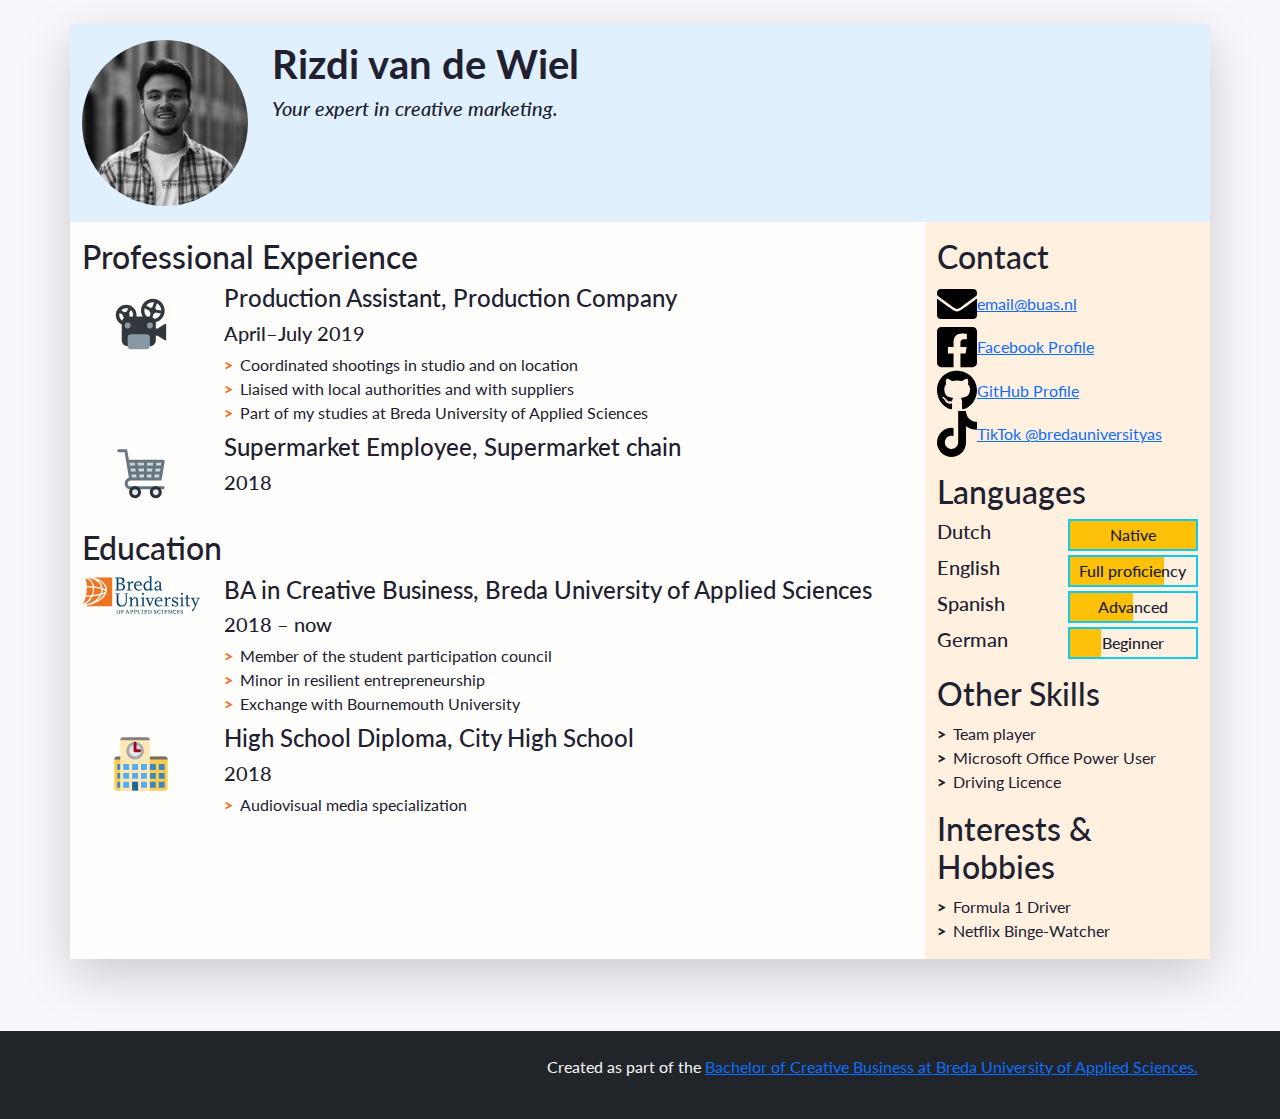
<file: index.html>
<!doctype html>
<html class="h-100" lang="en">
  
  <!-- An HTML document always starts with a "head", i.e. information about the page that isn't directly visible -->
  <head>
    <meta charset="utf-8">
    <meta name="viewport" content="width=device-width, initial-scale=1, shrink-to-fit=no">

    <!-- Links to the CSS styles from Bootstrap. -->
    <!-- -->
    <link href="https://cdn.jsdelivr.net/npm/bootstrap@5.3.3/dist/css/bootstrap.min.css" rel="stylesheet" integrity="sha384-QWTKZyjpPEjISv5WaRU9OFeRpok6YctnYmDr5pNlyT2bRjXh0JMhjY6hW+ALEwIH" crossorigin="anonymous">
    <!-- -->

    <!-- Links to our additional CSS styles -->
    <link rel="stylesheet" href="css/styles.css">

    <title>Firstname Lastname's Resumé</title>
  </head>
  <!-- End of the head -->

  <!-- Start of the body, which contains everything visible on the page -->
  <body class="d-flex flex-column h-100 justify-content-between">

    <!--
      We use a Bootstrap container to align contents.
      The "container" class can be replaced by "container-fluid" to make a full width page.
      The "my-sm-4" class adds a margin (m) vertical (y) at sizes small (-sm-) and above, of 4 x 6 pixels
      The "resume-container" class doesn't come from Bootstrap, you can use it for your own styles
    -->
    <div class="container shadow-lg my-sm-4 resume-container">

      <!--
        <header> is a semantic element: it works exactly like <div>, but it gives information about the role of the code below.
        The "row" class is used for the Bootstrap grid.
      -->
      <header class="row resume-header justify-content-center">
        <!--
          A container to wrap around the portrait and align it. We use Bootstrap grid columns.
          This constrains the portrait to columns of decreasing sizes
        -->
        <div class="portrait-container col-5 col-sm-4 col-md-3 col-lg-2">
          <!--
            "w-100" makes sure the image takes the full width of the column it's in
            "rounded-circle" cuts a circle around the image
          -->
          <img class="w-100 rounded-circle my-3" src="images/Rizdi.jpeg" alt="Portrait of Firstname Lastname" width="160">
        </div>
        <!--
          A container to wrap around your name and tagline. Full-width at small size, then columns of increasing size.
        -->
        <div class="col-12 col-sm-8 col-md-9 col-lg-10 my-3 header-content">
          <h1 class="fw-bolder">Rizdi van de Wiel</h1>
          <h5 class="fst-italic tagline">Your expert in creative marketing.</h5>
        </div>
      </header>

      <!--
        Another row in the Bootstrap grid, for the rest of the résumé.
        Biography and other details will be on top of each other at sizes XS and S, then next to each other.
        Use the "flex-row-reverse" class here to swap the columns around.
      -->
      <div class="row resume-bottom">

        <!--
          <main> is another semantic element. It will contain biographical info (professional experience and education).
        -->
        <main class="col-md-7 col-lg-8 col-xl-9 resume-main">

          <!--
            <section> is yet another semantic element. The first one is for professional experience.
          -->
          <section class="my-3 biography-section">
            <h2>Professional Experience</h2>
            <!--
              Each list item (li) in the unordered list (ul) below will be one job.
              "list-unstyled" is a class that hides the bullet points of a list.
            -->
            <ul class="biography-list list-unstyled">

              <!-- Top item (generally the latest or most relevant) in professional experience -->
              <li class="biography-item row mb-2">
                <!-- We're using a grid inside a grid so we can align logos and text -->
                <div class="logo-container col-3 col-sm-2 col-md-3 col-lg-2">
                  <img class="biography-logo mw-100 d-block mx-auto" src="images/employers/projector.svg" alt="Company logo" width="80">
                </div>
                <div class="biography-contents col-9 col-sm-10 col-md-9 col-lg-10">
                  <h4>Production Assistant, Production Company</h4>
                  <h5>April&ndash;July 2019</h5>
                  <!-- Use the list below to talk about your achievements -->
                  <ul class="biography-details list-unstyled">
                    <li>Coordinated shootings in studio and on location</li>
                    <li>Liaised with local authorities and with suppliers</li>
                    <li>Part of my studies at Breda University of Applied Sciences</li>
                  </ul>
                </div>
              </li>

              <!-- 2nd item in professional experience -->
              <li class="biography-item row mb-2">
                <div class="logo-container col-3 col-sm-2 col-md-3 col-lg-2">
                <!-- We're using a grid inside a grid so we can align logos and text -->
                  <img class="biography-logo mw-100 d-block mx-auto" src="images/employers/trolley.svg" alt="Company logo" width="80">
                </div>
                <div class="biography-contents col-9 col-sm-10 col-md-9 col-lg-10">
                  <h4>Supermarket Employee, Supermarket chain</h4>
                  <h5>2018</h5>
                  <!-- This entry doesn't have a list of achievements, but you can copy-paste the one from above -->
                </div>
              </li>

            </ul>
          </section>

          <!-- We're done with jobs, let's move on to schools -->

          <section class="my-3 biography-section">
            <h2>Education</h2>
            <ul class="biography-list list-unstyled">

              <!-- Top item in education. And by "top", I mean a Bachelor in Creative Business at BUas. -->
              <li class="biography-item row mb-2">
                <div class="logo-container col-3 col-sm-2 col-md-3 col-lg-2">
                  <img class="biography-logo mw-100 d-block mx-auto" src="images/schools/logo-buas.svg" alt="School logo" width="120">
                </div>
                <div class="biography-contents col-9 col-sm-10 col-md-9 col-lg-10">
                  <h4>BA in Creative Business, Breda University of Applied Sciences</h4>
                  <h5>2018&nbsp;&ndash;&nbsp;now</h5>
                  <!-- Use the list below to talk about minors, exchanges, extra-curricular activities. -->
                  <ul class="biography-details list-unstyled">
                    <li>Member of the student participation council</li>
                    <li>Minor in resilient entrepreneurship</li>
                    <li>Exchange with Bournemouth University</li>
                  </ul>
                </div>
              </li>

              <!-- 2nd item in education -->
              <li class="biography-item row mb-2">
                <div class="logo-container col-3 col-sm-2 col-md-3 col-lg-2">
                  <img class="biography-logo mw-100 d-block mx-auto" src="images/schools/school.svg" alt="School logo" width="80">
                </div>
                <div class="biography-contents col-9 col-sm-10 col-md-9 col-lg-10">
                  <h4>High School Diploma, City High School</h4>
                  <h5>2018</h5>
                  <ul class="biography-details list-unstyled">
                    <li>Audiovisual media specialization</li>
                  </ul>
                </div>
              </li>
            </ul>
          </section>

          <!-- This is the end of the "Education" section -->

        </main>

        <!--
          We're done with the first column.
          We now move on to the column with contact details, languages and other skills
          <aside> is also a semantic element.
        -->
        <aside class="col-md-5 col-lg-4 col-xl-3 resume-aside">

          <!-- The first block will be contact details -->
          <section class="my-3 aside-section">
            <h2>Contact</h2>
            <!--
              A list of all your contact details.
              There are more icons in the images/icons folder, have a look if you want to add your LinkedIn or TikTok profile.
              Be careful and only put channels through which you really want to be contacted.
              If your phone number is your personal one, you may want to remove it!
            -->
            <ul class="contact-list list-unstyled">
              <li class="contact-item">
                <a class="d-flex align-items-center" href="mailto:email@buas.nl" target="_blank">
<img class="contact-icon" src="images/icons/envelope.svg" alt="envelope" style="width: 40px; height: auto;">                  email@buas.nl
                </a>
              </li>
              <li class="contact-item">
                <a class="d-flex align-items-center" href="https://facebook.com/" target="_blank">
<img class="contact-icon" src="images/icons/facebook.svg" alt="facebook" style="width: 40px; height: auto;">                   Facebook Profile
                </a>
              </li>
              <li class="contact-item">
                <a class="d-flex align-items-center" href="https://github.com/" target="_blank">
<img class="contact-icon" src="images/icons/github.svg" alt="github" style="width: 40px; height: auto;">                   GitHub Profile
                </a>
              </li>
              <li class="contact-item">
                <a class="d-flex align-items-center" href="https://www.tiktok.com/@bredauniversityas" target="_blank">
<img class="contact-icon" src="images/icons/tiktok.svg" alt="tiktok" style="width: 40px; height: auto;">                   TikTok @bredauniversityas
                </a>
              </li>
            </ul>
          </section>

          <!-- End of contact details, moving on to languages -->

          <section class="my-3 aside-section">
            <h2>Languages</h2>
            <!-- Each item in the list is a language. Modify, add or remove depending on what you speak -->
            <ul class="language-list list-unstyled">
              <li class="language-item d-flex mb-1">
                <h5 class="language-name w-50">Dutch</h5>
                <div class="language-level w-50 border border-info border-2 position-relative">
                  <!-- The div below is a progress bar. Choose between w-25, w-50, w-75 and w-100 to show your level of fluency -->
                  <div class="language-progress position-absolute bg-warning h-100 w-100"></div>
                  <h6 class="position-absolute w-100 text-center top-0 py-1">Native</h6>
                </div>
              </li>
              <li class="language-item d-flex mb-1">
                <h5 class="language-name w-50">English</h5>
                <div class="language-level w-50 border border-info border-2 position-relative">
                  <!-- The div below is a progress bar. Choose between w-25, w-50, w-75 and w-100 to show your level of fluency -->
                  <div class="language-progress position-absolute bg-warning h-100 w-75"></div>
                  <h6 class="position-absolute w-100 text-center top-0 py-1">Full proficiency</h6>
                </div>
              </li>
              <li class="language-item d-flex mb-1">
                <h5 class="language-name w-50">Spanish</h5>
                <div class="language-level w-50 border border-info border-2 position-relative">
                  <!-- The div below is a progress bar. Choose between w-25, w-50, w-75 and w-100 to show your level of fluency -->
                  <div class="language-progress position-absolute bg-warning h-100 w-50"></div>
                  <h6 class="position-absolute w-100 text-center top-0 py-1">Advanced</h6>
                </div>
              </li>
              <li class="language-item d-flex mb-1">
                <h5 class="language-name w-50">German</h5>
                <div class="language-level w-50 border border-info border-2 position-relative">
                  <!-- The div below is a progress bar. Choose between w-25, w-50, w-75 and w-100 to show your level of fluency -->
                  <div class="language-progress position-absolute bg-warning h-100 w-25"></div>
                  <h6 class="position-absolute w-100 text-center top-0 py-1">Beginner</h6>
                </div>
              </li>
            </ul>
          </section>

          <!-- End of contact details, moving on to other skills -->

          <section class="my-3 aside-section">
            <h2>Other Skills</h2>
            <ul class="skill-list list-unstyled">
              <li class="skill-item">Team player</li>
              <li class="skill-item">Microsoft Office Power User</li>
              <li class="skill-item">Driving Licence</li>
            </ul>
          </section>

          <!-- End of other skills, moving on to interest and hobbies -->

          <section class="my-3 aside-section">
            <h2>Interests &amp; Hobbies</h2>
            <ul class="skill-list list-unstyled">
              <li class="skill-item">Formula 1 Driver</li>
              <li class="skill-item">Netflix Binge-Watcher</li>
            </ul>
          </section>

        </aside>
      </div>
    </div>

    <!-- And now, a footer! -->
    <footer class="bg-dark mt-sm-5 py-4 text-light">
      <p class="container text-end">
        Created as part of the <a href="https://www.buas.nl/en/programmes/creative-business" target="_blank">Bachelor of Creative Business at Breda University of Applied Sciences.</a>
      </p>
    </footer>

  </body>
</html>
</file>
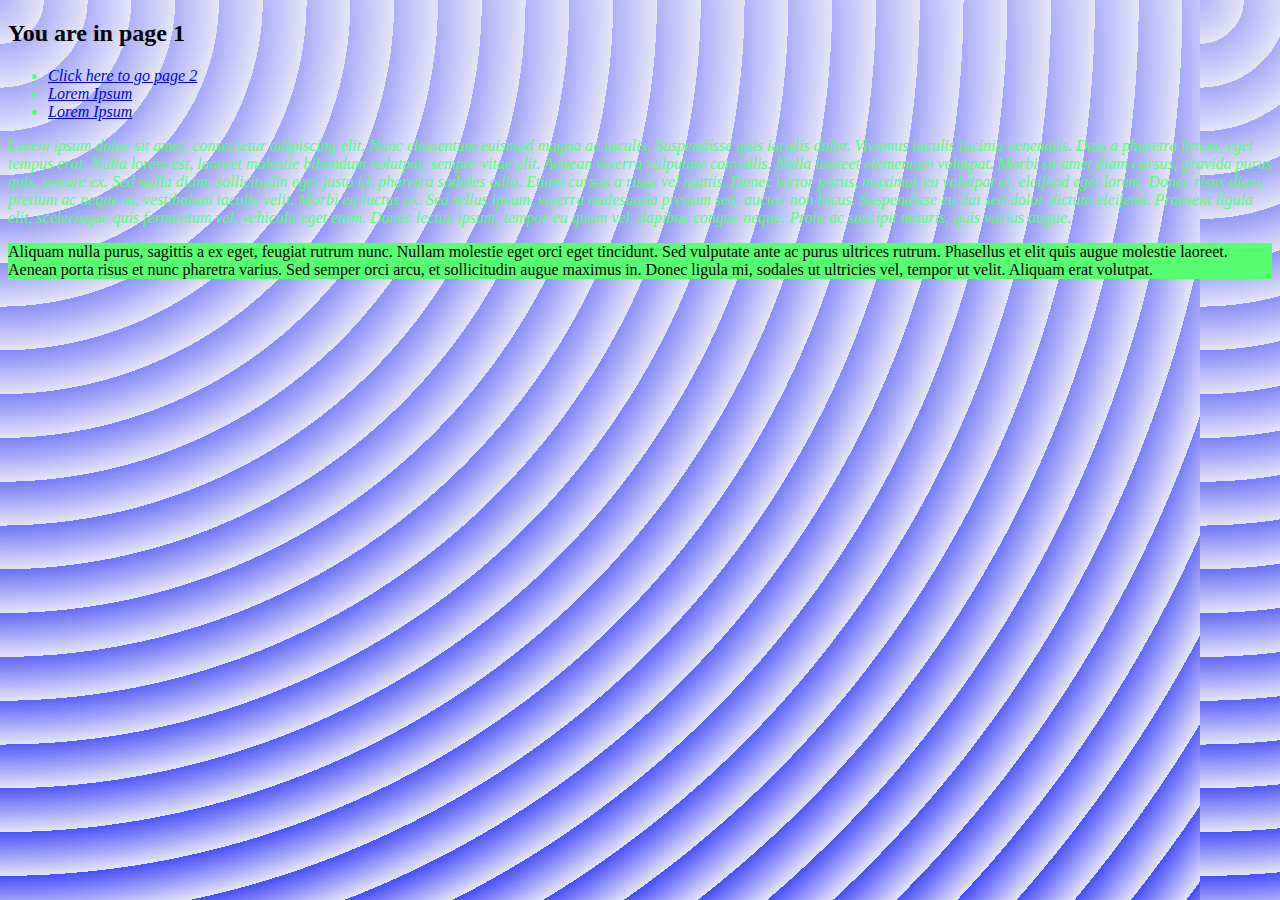
<file: page1.html>
<!doctype html>
<html>
<head>
<meta charset="UTF-8">
<title>Page 1</title>
<link href="css/rizdicss.css" rel="stylesheet" type="text/css">
</head>

<body class="bgtile">
	<h2>You are in page 1</h2>
	
	<ul  class="Redcolor">
		<li><a href="page2.html"> Click here to go page 2</a></li>
		<li><a href="https://www.lipsum.com/">Lorem Ipsum</a></li>
		<li><a href="https://www.lipsum.com/">Lorem Ipsum</a></li>
	</ul>
	
<p  class="Redcolor"> Lorem ipsum dolor sit amet, consectetur adipiscing elit. Nunc elementum euismod magna ac iaculis. Suspendisse quis iaculis dolor. Vivamus iaculis lacinia venenatis. Duis a pharetra lorem, eget tempus erat. Nulla lorem est, laoreet molestie bibendum volutpat, semper vitae elit. Aenean viverra vulputate convallis. Nulla laoreet elementum volutpat. Morbi sit amet diam cursus, gravida purus quis, ornare ex.

Sed nulla diam, sollicitudin eget justo id, pharetra sodales odio. Etiam cursus a risus vel mattis. Donec tortor purus, maximus eu volutpat et, eleifend eget lorem. Donec risus diam, pretium ac neque ut, vestibulum iaculis velit. Morbi eu luctus ex. Sed tellus ipsum, viverra malesuada pretium sed, auctor non lacus. Suspendisse eu dui sed dolor dictum eleifend. Praesent ligula elit, scelerisque quis fermentum vel, vehicula eget enim. Donec lectus ipsum, tempor eu quam vel, dapibus congue neque. Proin ac suscipit mauris, quis varius augue.</p>

<p class="pipi">Aliquam nulla purus, sagittis a ex eget, feugiat rutrum nunc. Nullam molestie eget orci eget tincidunt. Sed vulputate ante ac purus ultrices rutrum. Phasellus et elit quis augue molestie laoreet. Aenean porta risus et nunc pharetra varius. Sed semper orci arcu, et sollicitudin augue maximus in. Donec ligula mi, sodales ut ultricies vel, tempor ut velit. Aliquam erat volutpat.
</p>
	
	
</body>
</html>
</file>
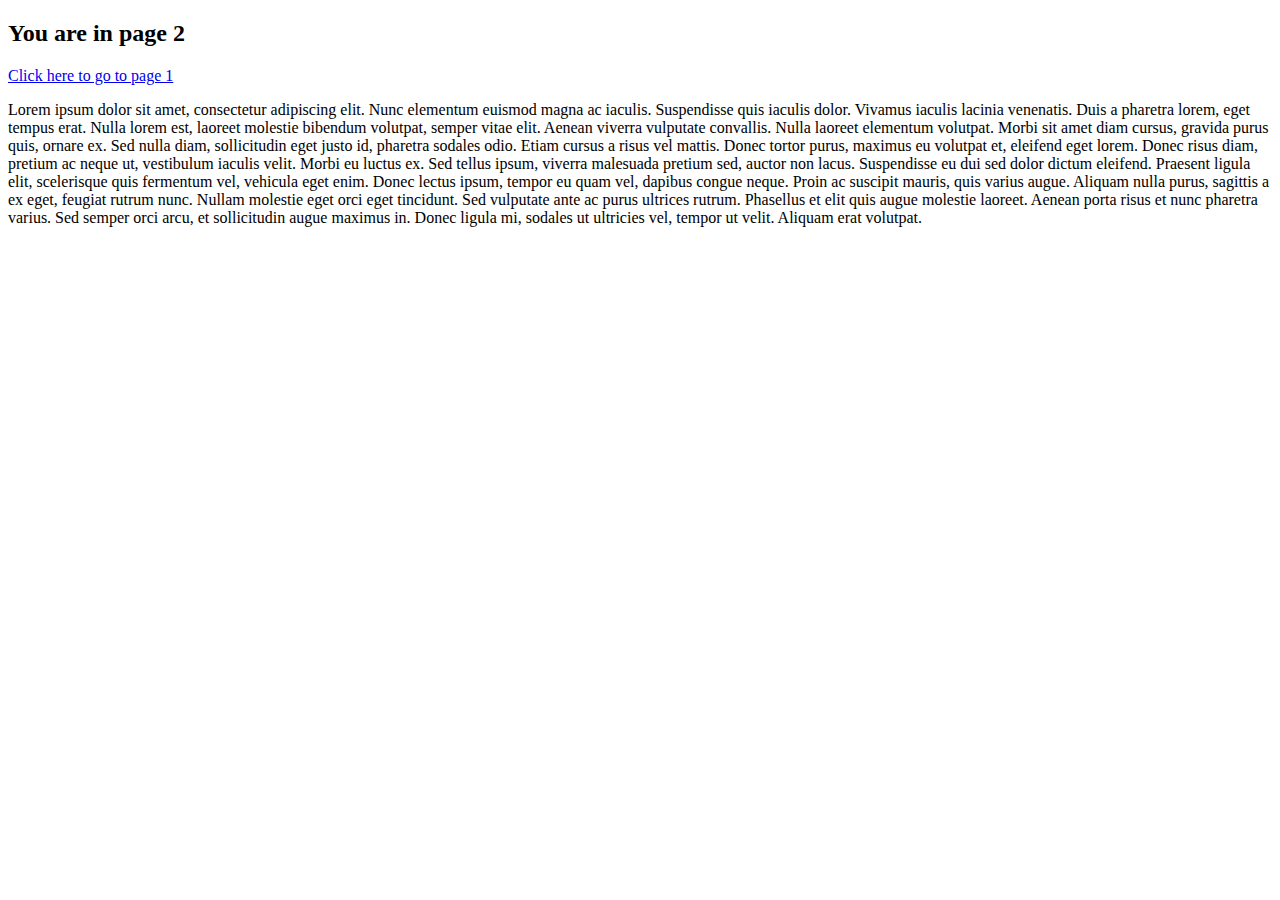
<file: page2.html>
<!doctype html>
<html>
<head>
<meta charset="UTF-8">
<title>Page 2</title>
<link href="css/rizdicss.css" rel="stylesheet" type="text/css">
</head>

<body>
	<h2> You are in page 2 </h2>
	
	<a href="page1.html"> Click here to go to page 1 </a>
	
	<p> Lorem ipsum dolor sit amet, consectetur adipiscing elit. Nunc elementum euismod magna ac iaculis. Suspendisse quis iaculis dolor. Vivamus iaculis lacinia venenatis. Duis a pharetra lorem, eget tempus erat. Nulla lorem est, laoreet molestie bibendum volutpat, semper vitae elit. Aenean viverra vulputate convallis. Nulla laoreet elementum volutpat. Morbi sit amet diam cursus, gravida purus quis, ornare ex.

Sed nulla diam, sollicitudin eget justo id, pharetra sodales odio. Etiam cursus a risus vel mattis. Donec tortor purus, maximus eu volutpat et, eleifend eget lorem. Donec risus diam, pretium ac neque ut, vestibulum iaculis velit. Morbi eu luctus ex. Sed tellus ipsum, viverra malesuada pretium sed, auctor non lacus. Suspendisse eu dui sed dolor dictum eleifend. Praesent ligula elit, scelerisque quis fermentum vel, vehicula eget enim. Donec lectus ipsum, tempor eu quam vel, dapibus congue neque. Proin ac suscipit mauris, quis varius augue.

Aliquam nulla purus, sagittis a ex eget, feugiat rutrum nunc. Nullam molestie eget orci eget tincidunt. Sed vulputate ante ac purus ultrices rutrum. Phasellus et elit quis augue molestie laoreet. Aenean porta risus et nunc pharetra varius. Sed semper orci arcu, et sollicitudin augue maximus in. Donec ligula mi, sodales ut ultricies vel, tempor ut velit. Aliquam erat volutpat.
	</p>
	
	
	
</body>
</html>
</file>
<file: css/styles.css>
/* Use this file to use your own styles*/

/* Import declaration to use Google Fonts - check https://fonts.google.com/ for details */
@import url('https://fonts.googleapis.com/css2?family=Lato:ital,wght@0,400;0,700;1,400;1,700&display=swap');

/* Styles for the body */

body {
	font-family: Lato, "Open Sans", Roboto, "Segoe UI", "Helvetica Neue", Helvetica, Arial, sans-serif;
	color: #202030;
	background-color: #f8f8fc;
}

/* Styles for custom classes in the document. (There are more, try to find them out!) */

.resume-header {
    background-color: #e0f0ff;
}

.resume-main {
	background-color: #fffefc;
}

.resume-aside {
	background-color: #fff0e0;
}

/* Styles for lists in the document */

.biography-details li::before, .skill-list li::before {
	content: ">";
	font-weight: 800;
	display: inline-block;
	width: 1em;
	margin-left: -1em;
}

.biography-details li::before {
	color: #EE7623;
}

.biography-details li, .skill-list li {
	padding-left: 1em;
}

/* Styles for contact icons */

.contact-icon {
	height: 1em;
	flex-basis: 1.4em;
}
</file>
<file: css/rizdicss.css>
@charset "UTF-8";

.Redcolor {
    color: #56FF70;
    font-style: italic;	
	
}

.pipi {
    background-color: #56FF70;	
	
}

.bgtile {
    background-image: url(../images/css-pattern-by-magicpattern.png);	
	
}
</file>
